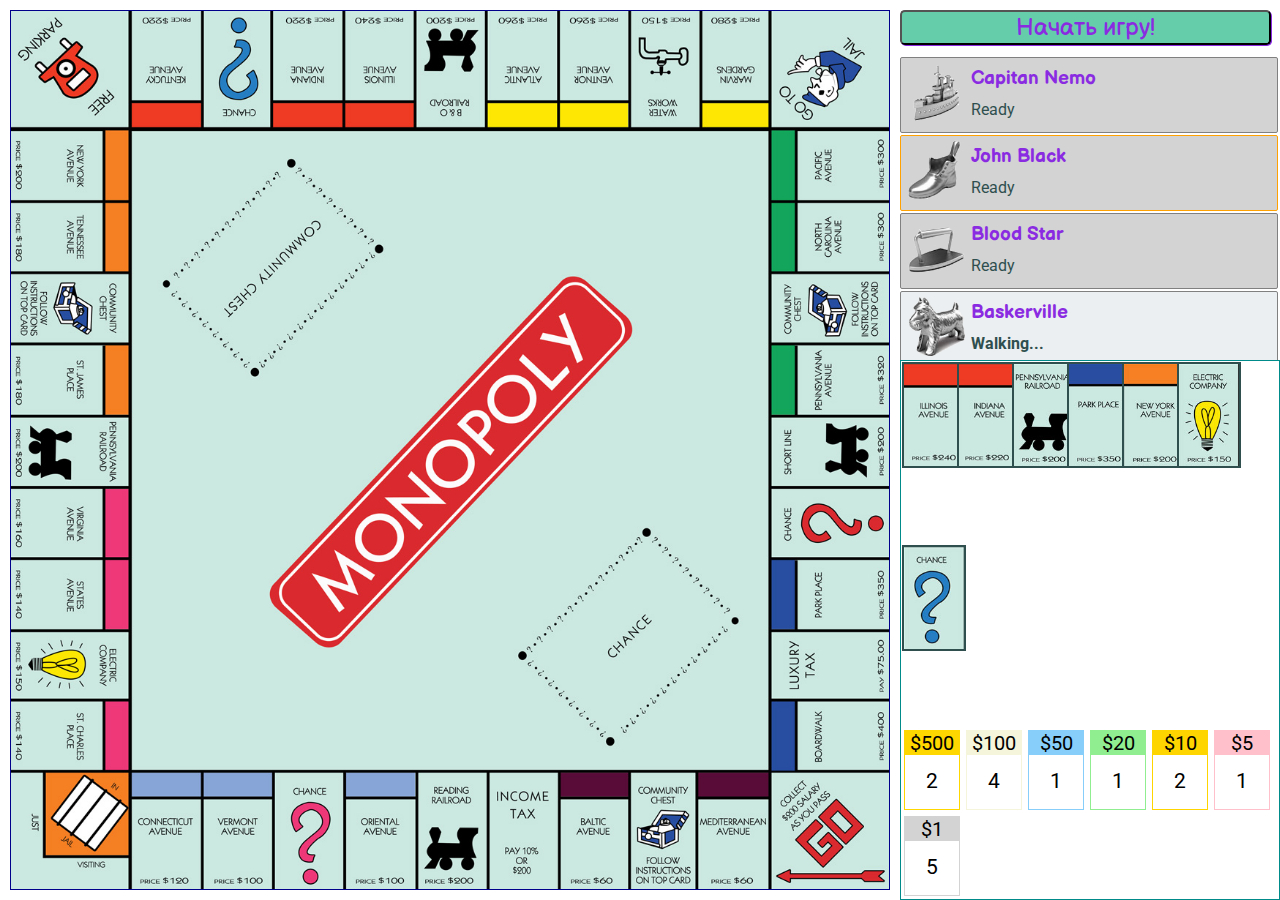
<file: index_assets.html>
<!DOCTYPE html>
<html lang="en">
<head>
    <meta charset="UTF-8">
    <meta name="viewport" content="width=device-width, initial-scale=1">
    <title>Monopoly Game</title>

    <!-- set up Google font -->
    <link rel="preconnect" href="https://fonts.googleapis.com">
    <link rel="preconnect" href="https://fonts.gstatic.com" crossorigin>
    <link href="https://fonts.googleapis.com/css2?family=Balsamiq+Sans&family=Roboto&display=swap" rel="stylesheet">

    <link rel="stylesheet" type="text/css" href="CSS/main.css">

</head>
<body>
    <div id="wrapper">
        <div id="left">
            <div id="gameArea"></div>
        </div>
        <div id="right">
            <div id="infoWrapper">
                <button id="startGame" class="disabled">Начать игру!</button>
                <div id="infoPanel">
                    <div class="player_card">
                        <div class="player_image_wrapper">
                            <img src="img/tokens/ship.png" alt="ship_token">
                        </div>
                        <div class="player_info">
                            <h3 class="player_name">Capitan Nemo</h3>
                            <p class="player_status">Ready</p>
                        </div>
                    </div>
                    <div class="player_card owner">
                        <div class="player_image_wrapper">
                            <img src="img/tokens/boot.png" alt="boot_token">
                        </div>
                        <div class="player_info">
                            <h3 class="player_name">John Black</h3>
                            <p class="player_status">Ready</p>
                        </div>
                    </div>
                    <div class="player_card">
                        <div class="player_image_wrapper">
                            <img src="img/tokens/iron.png" alt="iron_token">
                        </div>
                        <div class="player_info">
                            <h3 class="player_name">Blood Star</h3>
                            <p class="player_status">Ready</p>
                        </div>
                    </div>
                    <div class="player_card walking">
                        <div class="player_image_wrapper">
                            <img src="img/tokens/dog.png" alt="dog_token">
                        </div>
                        <div class="player_info">
                            <h3 class="player_name">Baskerville</h3>
                            <p class="player_status">Walking...</p>
                        </div>
                    </div>
                    <div class="player_card">
                        <div class="player_image_wrapper">
                            <img src="img/tokens/thimble.png" alt="thimble_token">
                        </div>
                        <div class="player_info">
                            <h3 class="player_name">Anna the Queen</h3>
                            <p class="player_status">Ready</p>
                        </div>
                    </div>
                </div>
            </div>
            <div id="assetsWrapper">
                <div class="assetsBlock">
                    <div id="properties">
                        <div id="IllinoisAv" class="property_card">
                            <img src="img/cards/IllinoisAvenue.jpg" alt="IllinoisAv">
                        </div>
                        <div id="IndianaAv" class="property_card">
                            <img src="img/cards/IndianaAvenue.jpg" alt="IndianaAv">
                        </div>
                        <div id="PennsylvaniaRlr" class="property_card">
                            <img src="img/cards/PennsylvaniaRailroad.jpg" alt="PennsylvaniaRlr">
                        </div>
                        <div id="ParkPlace" class="property_card">
                            <img src="img/cards/ParkPlace.jpg" alt="ParkPlace">
                        </div>
                        <div id="NewYorkAv" class="property_card">
                            <img src="img/cards/NewYorkAvenue.jpg" alt="NewYorkAv">
                        </div>
                        <div id="Electric" class="property_card">
                            <img src="img/cards/ElectricCompany.jpg" alt="Electric">
                        </div>
                    </div>
                    <div id="chances">
                        <div id="chance" class="chance">
                            <img src="img/cards/Chance.jpg" alt="Chance">
                        </div>
                    </div>
                </div>
                <div id="cashBlock">
                    <div id="banknote-500" class="banknote_holder">
                        <div class="banknote">$500</div>
                        <div class="quantity"><p id="quantity-500">2</p></div>
                    </div>
                    <div id="banknote-100" class="banknote_holder">
                        <div class="banknote">$100</div>
                        <div class="quantity"><p id="quantity-100">4</p></div>
                    </div>
                    <div id="banknote-50" class="banknote_holder">
                        <div class="banknote">$50</div>
                        <div class="quantity"><p id="quantity-50">1</p></div>
                    </div>
                    <div id="banknote-20" class="banknote_holder">
                        <div class="banknote">$20</div>
                        <div class="quantity"><p id="quantity-20">1</p></div>
                    </div>
                    <div id="banknote-10" class="banknote_holder">
                        <div class="banknote">$10</div>
                        <div class="quantity"><p id="quantity-10">2</p></div>
                    </div>
                    <div id="banknote-5" class="banknote_holder">
                        <div class="banknote">$5</div>
                        <div class="quantity"><p id="quantity-5">1</p></div>
                    </div>
                    <div id="banknote-1" class="banknote_holder">
                        <div class="banknote">$1</div>
                        <div class="quantity"><p id="quantity-1">5</p></div>
                    </div>
                </div>
            </div>
        </div>
    </div>
</body>
</html>
</file>
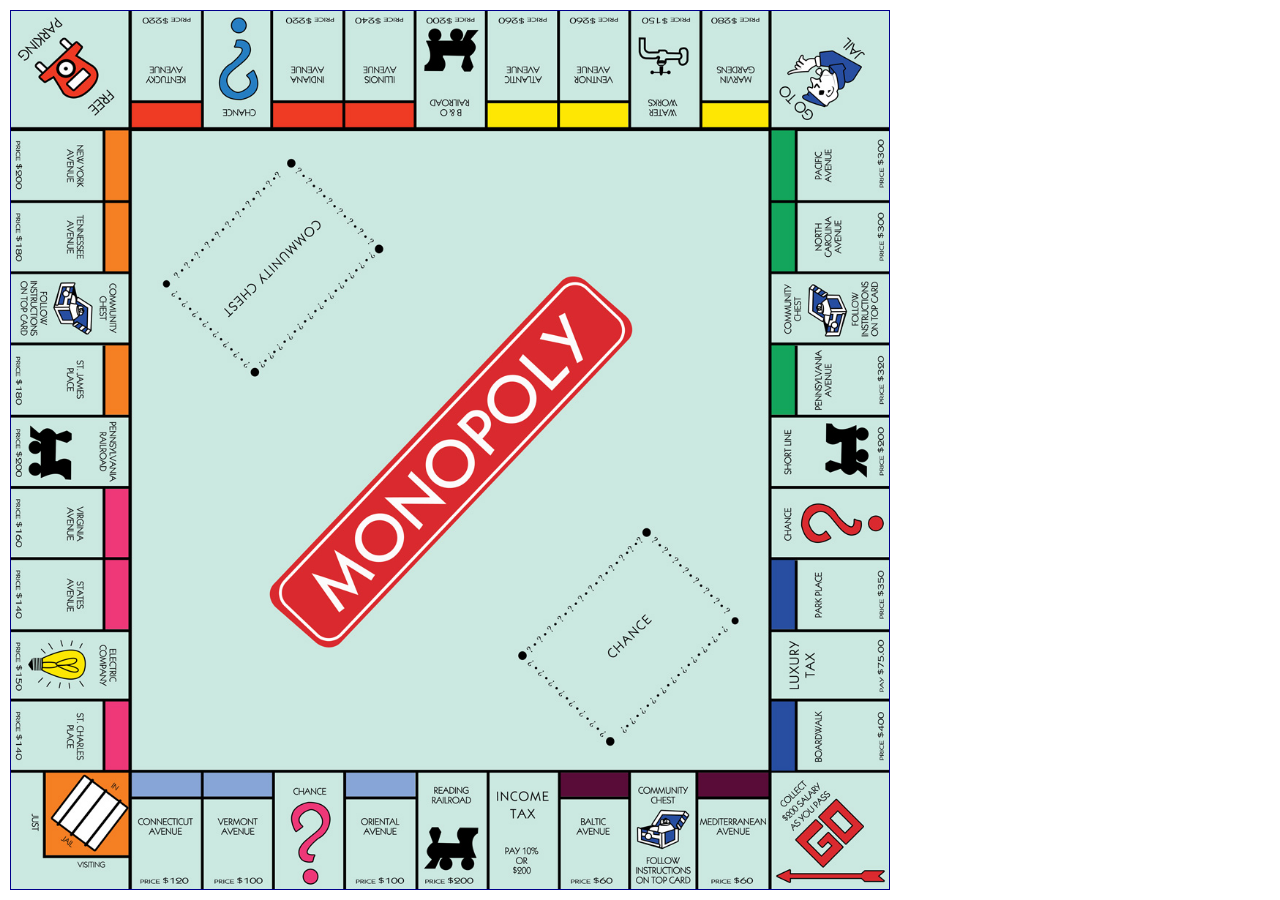
<file: monopoly.html>
<!DOCTYPE html>
<html lang="en">
<head>
    <meta charset="UTF-8">
    <meta name="viewport" content="width=device-width, initial-scale=1">
    <title>Monopoly Game</title>
    <link rel="stylesheet" type="text/css" href="CSS/common.css">
    <link rel="stylesheet" type="text/css" href="CSS/monopoly.css">
</head>
<body>
    <div id="wrapper">
        <div id="gameArea">
            
        </div>
        <div id="assets"></div>
    </div>
</body>
</html>
</file>
<file: CSS/main.css>
@import "common.css";
@import "monopoly.css";
@import "tokens.css";
@import "info.css";
@import "assets.css";
</file>
<file: CSS/common.css>
* {
	box-sizing: border-box;
}
body {
	margin: 0;
	padding: 0;
    font-family: 'Roboto', sans-serif;
}
h1,h2,h3 {
    font-family: 'Balsamiq Sans', cursive;
    color: blueviolet;
}
h1 {
    text-align: center;
}
.modal {
    position: fixed;
    top: 0;
    left: 0;
    width: 100%;
    height: 100%;
    background-color: rgba(56, 7, 7, 0.25);
    z-index: 100;
}
#wrapper {
    display: flex;
}
#left {
}
#right {
    width: calc(100vw - 100vh);
    max-width: 40em;
}
</file>
<file: CSS/monopoly.css>
#gameArea {
	width: calc(100vmin - 20px);
	height: calc(100vmin - 20px);
	margin: 10px;
	border: darkblue 1px solid;
	background: url(../img/monopoly_board.jpg);
	background-size: 100%;
}
</file>
